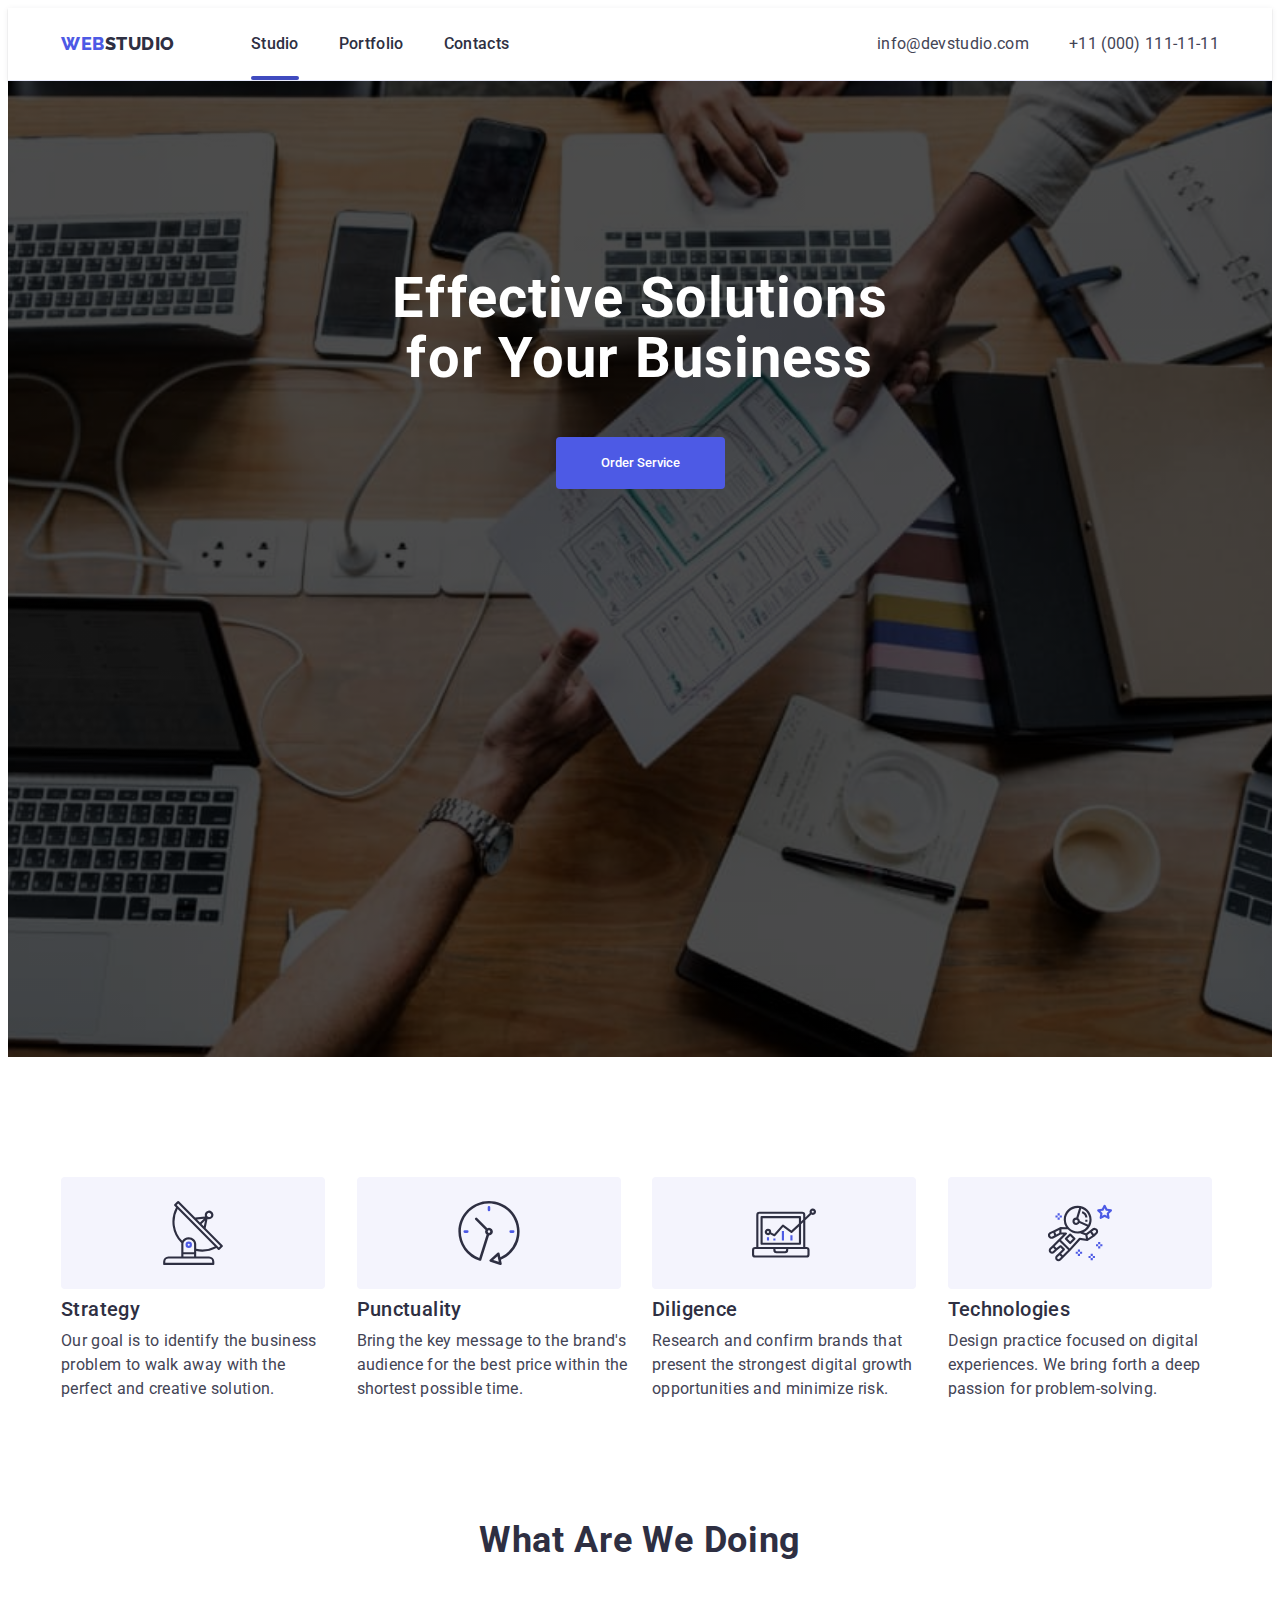
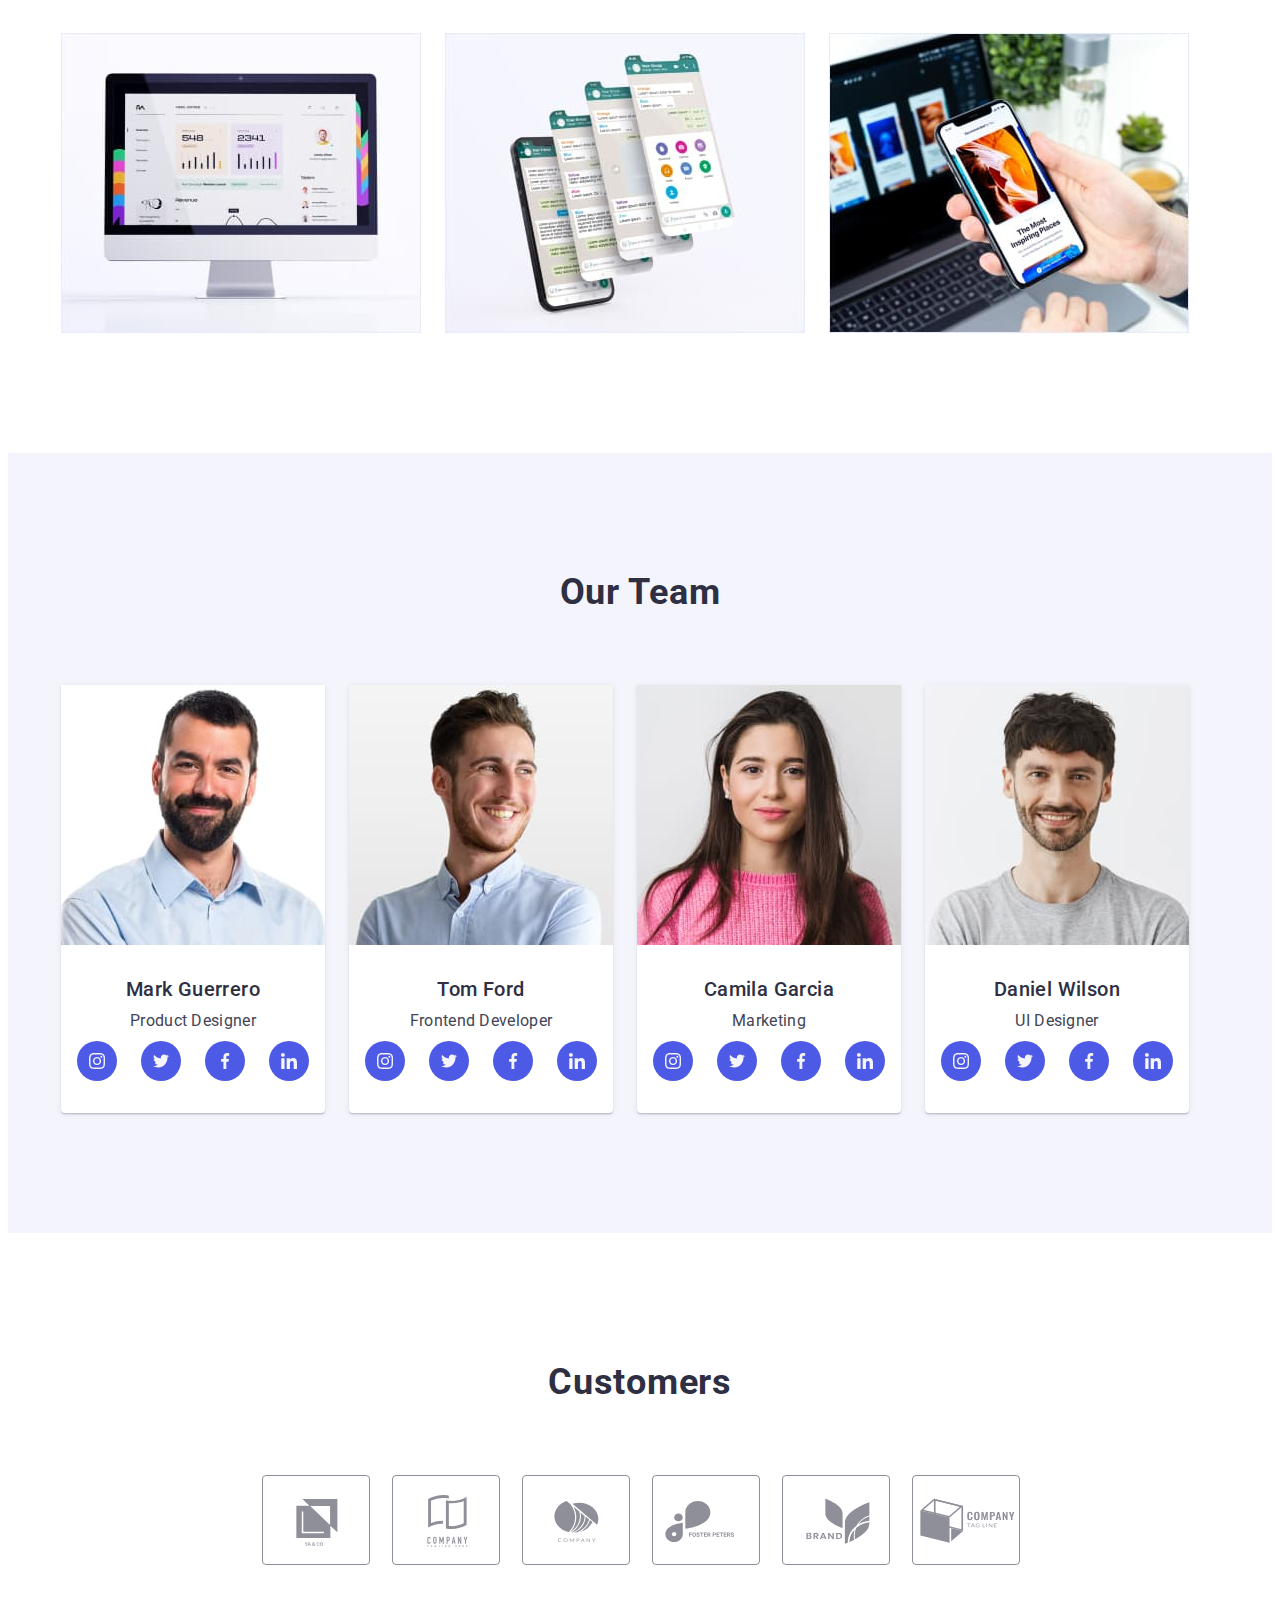
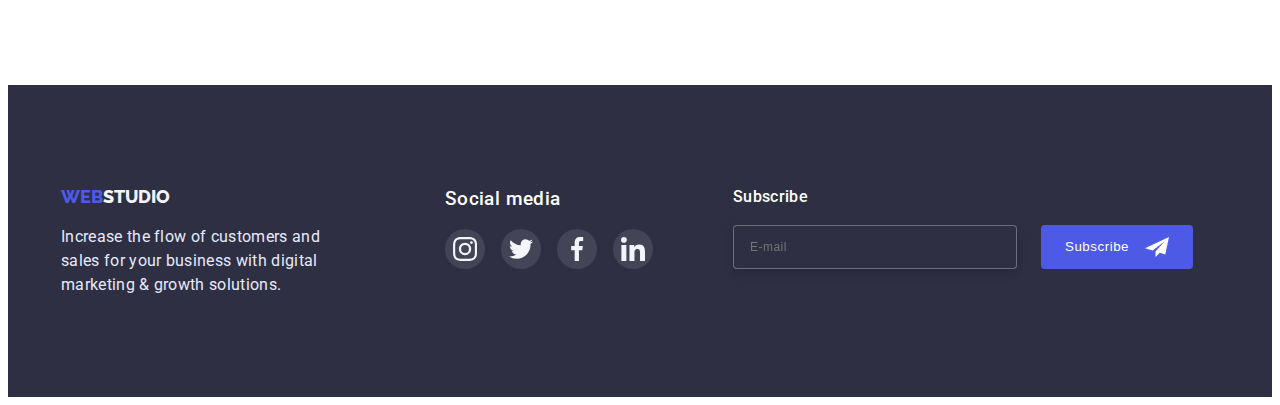
<file: index.html>
<!DOCTYPE html>
<html lang="en">
  <head>
    <meta charset="UTF-8" />
    <meta http-equiv="X-UA-Compatible" content="IE=edge" />
    <meta name="viewport" content="width=device-width, initial-scale=1.0" />
    <title>Document</title>
    <link rel="preconnect" href="https://fonts.googleapis.com" />
    <link rel="preconnect" href="https://fonts.gstatic.com" crossorigin />
    <link
      rel="stylesheet"
      href="https://fonts.googleapis.com/css2?family=Raleway:wght@800&family=Roboto:wght@400;500;700;900&display=swap"
    />
    <link
      rel="stylesheet"
      href="https://cdnjs.cloudflare.com/ajax/libs/modern-normalize/1.1.0/modern-normalize.min.css"
      integrity="sha512-wpPYUAdjBVSE4KJnH1VR1HeZfpl1ub8YT/NKx4PuQ5NmX2tKuGu6U/JRp5y+Y8XG2tV+wKQpNHVUX03MfMFn9Q=="
      crossorigin="anonymous"
      referrerpolicy="no-referrer"
    />
    <link rel="stylesheet" href="./css/styles.css" />
  </head>

  <body>
    <!--------------HEADER---------------------------------------------------------->
    <header class="header">
      <div class="container header-container">
        <nav class="header-navigation">
          <a class="logo-header link" href="./index.html">
            <span class="piece">WEB</span>STUDIO</a
          >
          <ul class="header-list list">
            <li class="header-item">
              <a class="header-link current link" href="./index.html">Studio</a>
            </li>
            <li class="header-item">
              <a class="header-link link" href="./portfolio.html">Portfolio</a>
            </li>
            <li class="header-item">
              <a class="header-link link" href="">Contacts</a>
            </li>
          </ul>
        </nav>
        <address class="adress">
          <ul class="header-contact list">
            <li class="header-contact-item">
              <a
                class="header-contact-link link"
                href="mailto:info@devstudio.com"
                >info@devstudio.com</a
              >
            </li>
            <li class="header-contact-item">
              <a class="header-contact-link link" href="tel:+110001111111"
                >+11 (000) 111-11-11</a
              >
            </li>
          </ul>
        </address>
      </div>
    </header>
    <main>
      <!----------HERO------------------------------------------------>

      <section class="hero section overlay">
        <div class="container">
          <h1 class="hero-title">Effective Solutions for Your Business</h1>
          <button type="button" class="hero-btn" data-modal-open>
            Order Service
          </button>
        </div>
      </section>

      <!-----------SOLUTIONS------------------------------------------------->
      <section class="solutions section">
        <div class="container">
          <h2 class="section-title visually-hidden">solution</h2>
          <ul class="solutions-list">
            <li class="solution-item">
              <div class="solution-svg">
                <svg width="64" height="64">
                  <use href="./images/sprite.svg#icon-antenna-1"></use>
                </svg>
              </div>
              <h3 class="solution-subtitle">Strategy</h3>
              <p class="solution-text">
                Our goal is to identify the business problem to walk away with
                the perfect and creative solution.
              </p>
            </li>

            <li class="solution-item">
              <div class="solution-svg">
                <svg width="64" height="64">
                  <use href="./images/sprite.svg#icon-clock-1"></use>
                </svg>
              </div>
              <h3 class="solution-subtitle">Punctuality</h3>
              <p class="solution-text">
                Bring the key message to the brand's audience for the best price
                within the shortest possible time.
              </p>
            </li>

            <li class="solution-item">
              <div class="solution-svg">
                <svg width="64" height="64">
                  <use href="./images/sprite.svg#icon-diagram-1"></use>
                </svg>
              </div>
              <h3 class="solution-subtitle">Diligence</h3>
              <p class="solution-text">
                Research and confirm brands that present the strongest digital
                growth opportunities and minimize risk.
              </p>
            </li>

            <li class="solution-item">
              <div class="solution-svg">
                <svg width="64" height="64">
                  <use href="./images/sprite.svg#icon-astronaut-1"></use>
                </svg>
              </div>
              <h3 class="solution-subtitle">Technologies</h3>
              <p class="solution-text">
                Design practice focused on digital experiences. We bring forth a
                deep passion for problem-solving.
              </p>
            </li>
          </ul>
        </div>
      </section>
      <!------------SERVICES------------------------------------------->
      <section class="services section">
        <div class="container">
          <h2 class="services-title centered">What are we doing</h2>
          <ul class="services-list">
            <li class="services-item">
              <img
                src="./images/computer.jpg"
                alt="problem analysis"
                width="360"
                height="300"
              />
            </li>
            <li class="services-item">
              <img
                src="./images/applications.jpg"
                alt="applications"
                width="360"
                height="300"
              />
            </li>
            <li class="services-item">
              <img
                src="./images/phone.jpg"
                alt="information comes to phone"
                width="360"
                height="300"
              />
            </li>
          </ul>
        </div>
      </section>

      <!--------------TEAM------------------------------------------->
      <section class="team section">
        <div class="container">
          <h2 class="team-title centered section-title">Our Team</h2>
          <ul class="team-list">
            <!--карточка Mark Guerrero-->
            <li class="team-item">
              <img
                class="team-img"
                src="./images/markguerrero.jpg"
                alt="a man with beard"
                width="264"
                height="260"
              />
              <div class="team-set">
                <h3 class="team-subtitle centered">Mark Guerrero</h3>
                <p class="team-text centered">Product Designer</p>

                <!--иконки с соцсетями для Mark Guerrero-->
                <ul class="team-list-icon">
                  <li class="team-item-icon">
                    <a class="team-link-icon" href="#">
                      <svg class="team-icon" width="16" height="16">
                        <use href="./images/sprite.svg#icon-instagram-2"></use>
                      </svg>
                    </a>
                  </li>

                  <li class="team-item-icon">
                    <a class="team-link-icon" href="#">
                      <svg class="team-icon" width="16" height="16">
                        <use href="./images/sprite.svg#icon-twitter-1"></use>
                      </svg>
                    </a>
                  </li>

                  <li class="team-item-icon">
                    <a class="team-link-icon" href="#">
                      <svg class="team-icon" width="16" height="16">
                        <use href="./images/sprite.svg#icon-facebook-1"></use>
                      </svg>
                    </a>
                  </li>

                  <li class="team-item-icon">
                    <a class="team-link-icon" href="#">
                      <svg class="team-icon" width="16" height="16">
                        <use href="./images/sprite.svg#icon-linkedin-1"></use>
                      </svg>
                    </a>
                  </li>
                </ul>
              </div>
            </li>

            <!--карточка Tom Ford-->
            <li class="team-item">
              <img
                class="team-img"
                src="./images/tomford.jpg"
                alt="smiling man"
                width="264"
                height="260"
              />
              <div class="team-set">
                <h3 class="team-subtitle centered">Tom Ford</h3>
                <p class="team-text centered">Frontend Developer</p>
                <!--иконки с цоцсетями Tom Ford-->
                <ul class="team-list-icon">
                  <li class="team-item-icon">
                    <a class="team-link-icon" href="">
                      <svg class="team-icon" width="16" height="16">
                        <use href="./images/sprite.svg#icon-instagram-2"></use>
                      </svg>
                    </a>
                  </li>

                  <li class="team-item-icon">
                    <a class="team-link-icon" href="">
                      <svg class="team-icon" width="16" height="16">
                        <use href="./images/sprite.svg#icon-twitter-1"></use>
                      </svg>
                    </a>
                  </li>
                  <li class="team-item-icon">
                    <a class="team-link-icon" href="">
                      <svg class="team-icon" width="16" height="16">
                        <use href="./images/sprite.svg#icon-facebook-1"></use>
                      </svg>
                    </a>
                  </li>
                  <li class="team-item-icon">
                    <a class="team-link-icon" href="">
                      <svg class="team-icon" width="16" height="16">
                        <use href="./images/sprite.svg#icon-linkedin-1"></use>
                      </svg>
                    </a>
                  </li>
                </ul>
              </div>
            </li>

            <!--карточка Camila Garcia-->
            <li class="team-item">
              <img
                class="team-img"
                src="./images/camilagarsia.jpg"
                alt="a woman in pink sweater"
                width="264"
                height="260"
              />
              <div class="team-set">
                <h3 class="team-subtitle centered">Camila Garcia</h3>
                <p class="team-text centered">Marketing</p>
                <ul class="team-list-icon">
                  <li class="team-item-icon">
                    <a class="team-link-icon" href="">
                      <svg class="team-icon" width="16" height="16">
                        <use href="./images/sprite.svg#icon-instagram-2"></use>
                      </svg>
                    </a>
                  </li>

                  <li class="team-item-icon">
                    <a class="team-link-icon" href="">
                      <svg class="team-icon" width="16" height="16">
                        <use href="./images/sprite.svg#icon-twitter-1"></use>
                      </svg>
                    </a>
                  </li>

                  <li class="team-item-icon">
                    <a class="team-link-icon" href="">
                      <svg class="team-icon" width="16" height="16">
                        <use href="./images/sprite.svg#icon-facebook-1"></use>
                      </svg>
                    </a>
                  </li>

                  <li class="team-item-icon">
                    <a class="team-link-icon" href="">
                      <svg class="team-icon" width="16" height="16">
                        <use href="./images/sprite.svg#icon-linkedin-1"></use>
                      </svg>
                    </a>
                  </li>
                </ul>
              </div>
            </li>

            <!--карточка Daniel Wilson-->
            <li class="team-item">
              <img
                class="team-img"
                src="./images/danielwilson.jpg"
                alt="smiling man with beard"
                width="264"
                height="260"
              />
              <div class="team-set">
                <h3 class="team-subtitle centered">Daniel Wilson</h3>
                <p class="team-text centered">UI Designer</p>
                <ul class="team-list-icon">
                  <li class="team-item-icon">
                    <a class="team-link-icon" href="">
                      <svg class="team-icon" width="16" height="16">
                        <use href="./images/sprite.svg#icon-instagram-2"></use>
                      </svg>
                    </a>
                  </li>

                  <li class="team-item-icon">
                    <a class="team-link-icon" href="">
                      <svg class="team-icon" width="16" height="16">
                        <use href="./images/sprite.svg#icon-twitter-1"></use>
                      </svg>
                    </a>
                  </li>

                  <li class="team-item-icon">
                    <a class="team-link-icon" href="">
                      <svg class="team-icon" width="16" height="16">
                        <use href="./images/sprite.svg#icon-facebook-1"></use>
                      </svg>
                    </a>
                  </li>

                  <li class="team-item-icon">
                    <a class="team-link-icon" href="">
                      <svg class="team-icon" width="16" height="16">
                        <use href="./images/sprite.svg#icon-linkedin-1"></use>
                      </svg>
                    </a>
                  </li>
                </ul>
              </div>
            </li>
          </ul>
        </div>
      </section>
      <!------------/TEAM------------------------------------------------------------------------>

      <!----Customes(клиенты)------------------------------------------------------------>
      <section class="customes">
        <div class="container">
          <h2 class="customes-titel">Customers</h2>
          <ul class="customes-list">
            <li class="customes-item">
              <a class="customes-link" href="#">
                <svg class="customes-icon" width="104" height="56">
                  <use href="./images/sprite.svg#icon-Logo"></use>
                </svg>
              </a>
            </li>
            <li class="customes-item">
              <a class="customes-link" href="#">
                <svg class="customes-icon" width="104" height="56">
                  <use href="./images/sprite.svg#icon-Logo-1"></use>
                </svg>
              </a>
            </li>
            <li class="customes-item">
              <a class="customes-link" href="#">
                <svg class="customes-icon" width="104" height="56">
                  <use href="./images/sprite.svg#icon-Logo-2"></use>
                </svg>
              </a>
            </li>
            <li class="customes-item">
              <a class="customes-link" href="#">
                <svg class="customes-icon" width="104" height="56">
                  <use href="./images/sprite.svg#icon-Logo-3"></use>
                </svg>
              </a>
            </li>
            <li class="customes-item">
              <a class="customes-link" href="#">
                <svg class="customes-icon" width="104" height="56">
                  <use href="./images/sprite.svg#icon-Logo-4"></use>
                </svg>
              </a>
            </li>
            <li class="customes-item">
              <a class="customes-link" href="#">
                <svg class="customes-icon" width="104" height="56">
                  <use href="./images/sprite.svg#icon-Logo-5"></use>
                </svg>
              </a>
            </li>
          </ul>
        </div>
      </section>
    </main>

    <!--------------FOOTER------------------------------------------------>
    <footer class="footer">
      <div class="container footer-container">
        <!--обвертка div для a-ccылка и p-текст-->
        <div class="footer-wrapper-content">
          <a class="logo-footer link" href="./index.html"
            ><span class="piece">WEB</span>STUDIO</a
          >
          <p class="footer-text">
            Increase the flow of customers and sales for your business with
            digital marketing & growth solutions.
          </p>
        </div>

        <!--обвертка для h3 и списка ссылок в соцсети-->
        <div class="footer-wrapper-link">
          <h3 class="footer-titel">Social media</h3>
          <div class="footer-list-link">
            <ul class="footer-list">
              <li class="footer-item">
                <a class="footer-link" href="#">
                  <svg class="footer-icon" width="24" height="24">
                    <use href="./images/sprite.svg#icon-instagram-2"></use>
                  </svg>
                </a>
              </li>
              <li class="footer-item">
                <a class="footer-link" href="#">
                  <svg class="footer-icon" width="24" height="24">
                    <use href="./images/sprite.svg#icon-twitter-1"></use>
                  </svg>
                </a>
              </li>
              <li class="footer-item">
                <a class="footer-link" href="#">
                  <svg class="footer-icon" width="24" height="24">
                    <use href="./images/sprite.svg#icon-facebook-1"></use>
                  </svg>
                </a>
              </li>
              <li class="footer-item">
                <a class="footer-link" href="#">
                  <svg class="footer-icon" width="24" height="24">
                    <use href="./images/sprite.svg#icon-linkedin-1"></use>
                  </svg>
                </a>
              </li>
            </ul>
          </div>
        </div>

        <!---------обвертка div для form-footer------------------------------------->
        <div class="footer-wrapper-form">
          <p class="footer-form-text">Subscribe</p>
          <form class="footer-form">
            <input
              class="footer-input-email"
              type="email"
              name="email"
              placeholder="E-mail"
            />
            <button type="submit" class="sabscribe-btn">
              Subscribe
              <svg class="sabscribe-icon" width="24" height="24">
                <use href="./images/sprite.svg#icon-Frame"></use>
              </svg>
            </button>
          </form>
        </div>
      </div>
    </footer>

    <!----------МОДАЛЬНОЕ ОКНО ИЗ HERO------------------>
    <div class="backdrop is-hidden" data-modal>
      <div class="modal">
        <button type="submit" class="hero-svg" data-modal-close>
          <svg class="hero-svg-icon" width="8" height="8">
            <use href="./images/sprite.svg#icon-close-black"></use>
          </svg>
        </button>

        <form class="hero-form">
          <p class="hero-form-title">
            Leave your contacts and we will call you back
          </p>

          <div class="form-field">
            <label for="name" class="form-label">Name</label>
            <div class="form-wrapper">
              <input
                type="text"
                class="form-input"
                name="name"
                id="name"
                placeholder=" "
                autofocus
              />
              <svg class="form-svg" width="18" height="18">
                <use href="./images/sprite.svg#icon-person-black"></use>
              </svg>
            </div>
          </div>

          <div class="form-field">
            <label for="tel" class="form-label">Phone</label>
            <div class="form-wrapper">
              <input
                type="tel"
                class="form-input"
                name="tel"
                id="tel"
                placeholder=" "
                autofocus
              />
              <svg class="form-svg" width="18" height="18">
                <use href="./images/sprite.svg#icon-phone-black"></use>
              </svg>
            </div>
          </div>

          <div class="form-field">
            <label for="mail" class="form-label">Email</label>
            <div class="form-wrapper">
              <input
                type="email"
                class="form-input"
                name="mail"
                id="mail"
                placeholder=" "
                autofocus
              />
              <svg class="form-svg" width="18" height="18">
                <use href="./images/sprite.svg#icon-email-black"></use>
              </svg>
            </div>
          </div>

          <div class="comment-textarea">
            <label for="comment" class="form-label">Comment</label>
            <textarea
              name="comment"
              class="form-comment"
              id="comment"
              placeholder="Text input"
            ></textarea>
          </div>
          <div class="hero-form-checkbox">
            <label class="form-label-checkbox">
              <input
                class="form-checkbox"
                type="checkbox"
                name="terms"
                value="terms"
              />
              <svg class="checkbox-icon" width="16" height="16">
                <use href="./images/sprite.svg#icon-click"></use></svg
              >I accept the terms and conditions of the
              <a class="form-link" href="./index.html">Privacy Policy</a>
            </label>
          </div>
          <div class="form-wrapper-btn">
            <button type="submit" class="form-btn">Send</button>
          </div>
        </form>
      </div>
    </div>
    <script src="./js/modal.js"></script>
  </body>
</html>
</file>
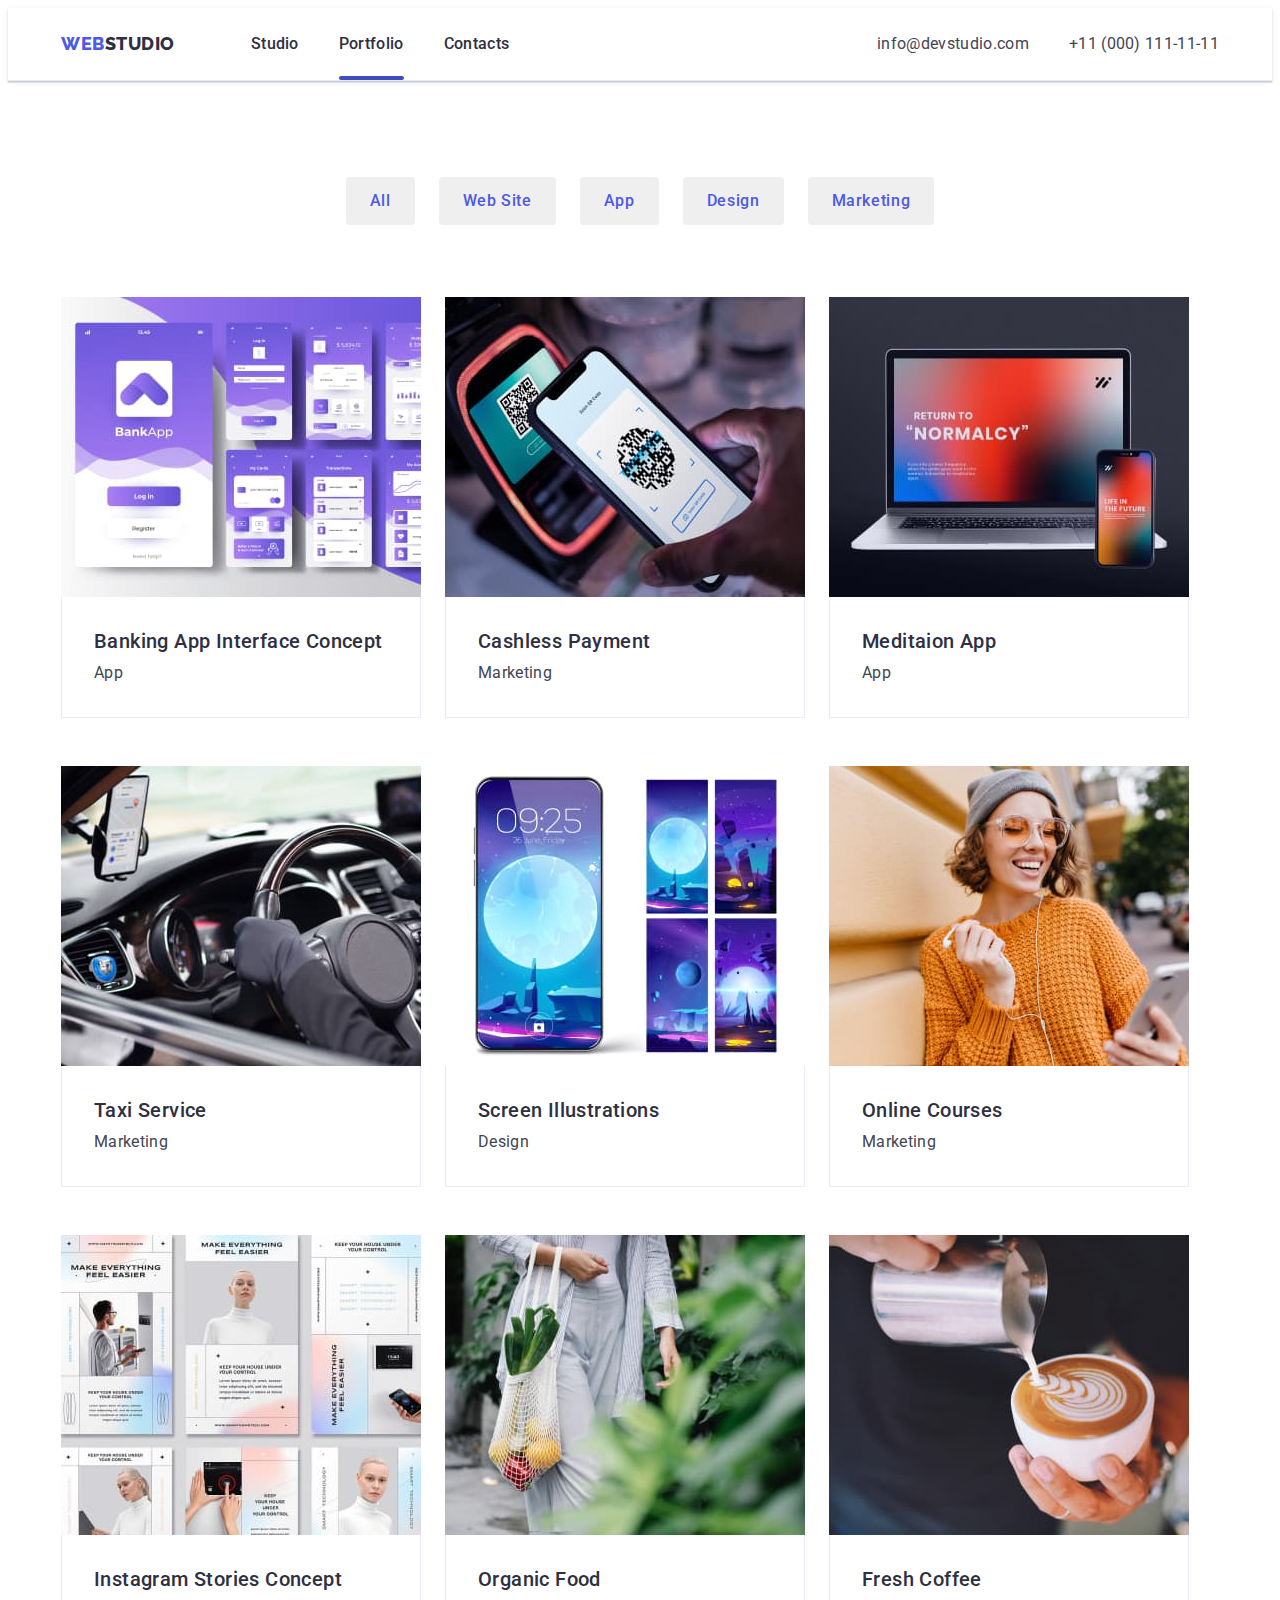
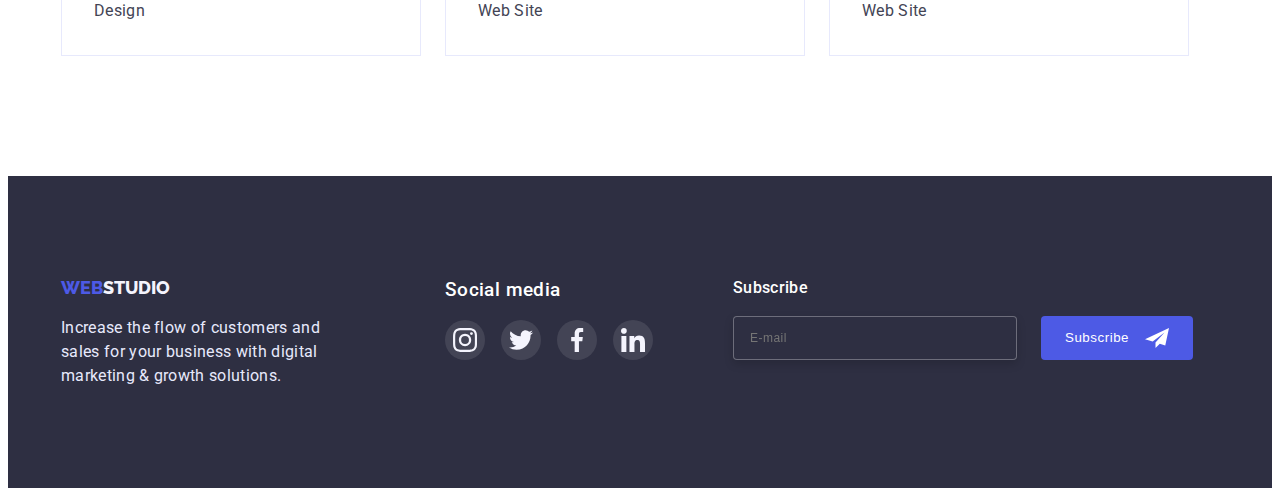
<file: portfolio.html>
<!DOCTYPE html>
<html lang="en">
  <head>
    <meta charset="UTF-8" />
    <meta http-equiv="X-UA-Compatible" content="IE=edge" />
    <meta name="viewport" content="width=device-width, initial-scale=1.0" />
    <title>Document</title>
    <link rel="preconnect" href="https://fonts.googleapis.com" />
    <link rel="preconnect" href="https://fonts.gstatic.com" crossorigin />
    <link
      href="https://fonts.googleapis.com/css2?family=Raleway:wght@800&family=Roboto:wght@400;500;700;900&display=swap"
      rel="stylesheet"
    />
    <link
      rel="stylesheet"
      href="https://cdnjs.cloudflare.com/ajax/libs/modern-normalize/1.1.0/modern-normalize.min.css"
      integrity="sha512-wpPYUAdjBVSE4KJnH1VR1HeZfpl1ub8YT/NKx4PuQ5NmX2tKuGu6U/JRp5y+Y8XG2tV+wKQpNHVUX03MfMFn9Q=="
      crossorigin="anonymous"
      referrerpolicy="no-referrer"
    />
    <link rel="stylesheet" href="./css/styles.css" />
  </head>
  <body>
    <!--HEADER-->
    <header class="header">
      <div class="container header-container">
        <nav class="header-navigation">
          <a class="logo-header link" href="./index.html">
            <span class="piece">WEB</span>STUDIO</a
          >
          <ul class="header-list list">
            <li class="header-item">
              <a class="header-link link" href="./index.html">Studio</a>
            </li>
            <li class="header-item">
              <a class="header-link current link" href="./portfolio.html"
                >Portfolio</a
              >
            </li>
            <li class="header-item">
              <a class="header-link link" href="">Contacts</a>
            </li>
          </ul>
        </nav>
        <address class="adress">
          <ul class="header-contact list">
            <li class="header-contact-item">
              <a
                class="header-contact-link link"
                href="mailto:info@devstudio.com"
                >info@devstudio.com</a
              >
            </li>
            <li class="header-contact-item">
              <a class="header-contact-link link" href="tel:+110001111111"
                >+11 (000) 111-11-11</a
              >
            </li>
          </ul>
        </address>
      </div>
    </header>
    <main>
      <!------------------MAIN MENU-------------------------------------->
      <section class="menu section">
        <div class="container">
          <h1 class="menu-page-title visually-hidden">filter buttons</h1>
          <!--список кнопок-->
          <ul class="menu-list list">
            <li class="menu-item">
              <button type="button" class="menu-btn">All</button>
            </li>
            <li class="menu-item">
              <button type="button" class="menu-btn">Web Site</button>
            </li>
            <li class="menu-item">
              <button type="button" class="menu-btn">App</button>
            </li>
            <li class="menu-item">
              <button type="button" class="menu-btn">Design</button>
            </li>
            <li class="menu-item">
              <button type="button" class="menu-btn">Marketing</button>
            </li>
          </ul>
          <!--карточки Portfolio-->
          <ul class="portfolio-list">
            <li class="portfolio-item">
              <a class="portfolio-link" href="">
                <div class="portfolio-thumb">
                  <img
                    class="portfolio-img"
                    src="./images/banking-app-interface-concept.jpg"
                    alt="interface concept"
                    width="360"
                    height="300"
                  />
                  <div class="portfolio-overlay">
                    <p class="portfolio-text-overlay">
                      14 Stylish and User-Friendly App Design Concepts · Task
                      Manager App · Calorie Tracker App · Exotic Fruit Ecommerce
                      App · Cloud Storage App
                    </p>
                  </div>
                </div>
                <div class="box">
                  <h2 class="sec-subtitle">Banking App Interface Concept</h2>
                  <p class="sec-text">App</p>
                </div>
              </a>
            </li>

            <li class="portfolio-item">
              <a class="portfolio-link" href="">
                <div class="portfolio-thumb">
                  <img
                    class="portfolio-img"
                    src="./images/cashless-payment.jpg"
                    alt="cashless payment by phone"
                    width="360"
                    height="300"
                  />
                  <div class="portfolio-overlay">
                    <p class="portfolio-text-overlay">
                      14 Stylish and User-Friendly App Design Concepts · Task
                      Manager App · Calorie Tracker App · Exotic Fruit Ecommerce
                      App · Cloud Storage App
                    </p>
                  </div>
                </div>
                <div class="box">
                  <h2 class="sec-subtitle">Cashless Payment</h2>
                  <p class="sec-text">Marketing</p>
                </div>
              </a>
            </li>

            <li class="portfolio-item">
              <a class="portfolio-link" href="">
                <div class="portfolio-thumb">
                  <img
                    class="portfolio-img"
                    src="./images/meditaion-app.jpg"
                    alt="meditaion app for computer and phone"
                    width="360"
                    height="300"
                  />
                  <div class="portfolio-overlay">
                    <p class="portfolio-text-overlay">
                      14 Stylish and User-Friendly App Design Concepts · Task
                      Manager App · Calorie Tracker App · Exotic Fruit Ecommerce
                      App · Cloud Storage App
                    </p>
                  </div>
                </div>
                <div class="box">
                  <h2 class="sec-subtitle">Meditaion App</h2>
                  <p class="sec-text">App</p>
                </div>
              </a>
            </li>

            <li class="portfolio-item">
              <a class="portfolio-link" href="">
                <div class="portfolio-thumb">
                  <img
                    class="portfolio-img"
                    src="./images/taxi-service.jpg"
                    alt="a person driving and using the applikation"
                    width="360"
                    height="300"
                  />
                  <div class="portfolio-overlay">
                    <p class="portfolio-text-overlay">
                      14 Stylish and User-Friendly App Design Concepts · Task
                      Manager App · Calorie Tracker App · Exotic Fruit Ecommerce
                      App · Cloud Storage App
                    </p>
                  </div>
                </div>
                <div class="box">
                  <h2 class="sec-subtitle">Taxi Service</h2>
                  <p class="sec-text">Marketing</p>
                </div>
              </a>
            </li>

            <li class="portfolio-item">
              <a class="portfolio-link" href="">
                <div class="portfolio-thumb">
                  <img
                    class="portfolio-img"
                    src="./images/screen-illustrations.jpg"
                    alt="a phone with different illustrations"
                    width="360"
                    height="300"
                  />
                  <div class="portfolio-overlay">
                    <p class="portfolio-text-overlay">
                      14 Stylish and User-Friendly App Design Concepts · Task
                      Manager App · Calorie Tracker App · Exotic Fruit Ecommerce
                      App · Cloud Storage App
                    </p>
                  </div>
                </div>
                <div class="box">
                  <h2 class="sec-subtitle">Screen Illustrations</h2>
                  <p class="sec-text">Design</p>
                </div>
              </a>
            </li>

            <li class="portfolio-item">
              <a class="portfolio-link" href="">
                <div class="portfolio-thumb">
                  <img
                    class="portfolio-img"
                    src="./images/online-courses.jpg"
                    alt="a young woman in orange sweater studying online course"
                    width="360"
                    height="300"
                  />
                  <div class="portfolio-overlay">
                    <p class="portfolio-text-overlay">
                      14 Stylish and User-Friendly App Design Concepts · Task
                      Manager App · Calorie Tracker App · Exotic Fruit Ecommerce
                      App · Cloud Storage App
                    </p>
                  </div>
                </div>
                <div class="box">
                  <h2 class="sec-subtitle">Online Courses</h2>
                  <p class="sec-text">Marketing</p>
                </div>
              </a>
            </li>

            <li class="portfolio-item">
              <a class="portfolio-link" href="">
                <div class="portfolio-thumb">
                  <img
                    class="portfolio-img"
                    src="./images/instagram-stories-concept.jpg"
                    alt="correct and consistent instagram stories concept"
                    width="360"
                    height="300"
                  />
                  <div class="portfolio-overlay">
                    <p class="portfolio-text-overlay">
                      14 Stylish and User-Friendly App Design Concepts · Task
                      Manager App · Calorie Tracker App · Exotic Fruit Ecommerce
                      App · Cloud Storage App
                    </p>
                  </div>
                </div>
                <div class="box">
                  <h2 class="sec-subtitle">Instagram Stories Concept</h2>
                  <p class="sec-text">Design</p>
                </div>
              </a>
            </li>

            <li class="portfolio-item">
              <a class="portfolio-link" href="">
                <div class="portfolio-thumb">
                  <img
                    class="portfolio-img"
                    src="./images/organic-food.jpg"
                    alt="a woman walks and carries organic products in a bag"
                    width="360"
                    height="300"
                  />
                  <div class="portfolio-overlay">
                    <p class="portfolio-text-overlay">
                      14 Stylish and User-Friendly App Design Concepts · Task
                      Manager App · Calorie Tracker App · Exotic Fruit Ecommerce
                      App · Cloud Storage App
                    </p>
                  </div>
                </div>
                <div class="box">
                  <h2 class="sec-subtitle">Organic Food</h2>
                  <p class="sec-text">Web Site</p>
                </div>
              </a>
            </li>

            <li class="portfolio-item">
              <a class="portfolio-link" href="">
                <div class="portfolio-thumb">
                  <img
                    class="portfolio-img"
                    src="./images/fresh-coffee.jpg"
                    alt="a man pouring whipped cream into coffee"
                    width="360"
                    height="300"
                  />
                  <div class="portfolio-overlay">
                    <p class="portfolio-text-overlay">
                      14 Stylish and User-Friendly App Design Concepts · Task
                      Manager App · Calorie Tracker App · Exotic Fruit Ecommerce
                      App · Cloud Storage App
                    </p>
                  </div>
                </div>
                <div class="box">
                  <h2 class="sec-subtitle">Fresh Coffee</h2>
                  <p class="sec-text">Web Site</p>
                </div>
              </a>
            </li>
          </ul>
        </div>
      </section>
    </main>

    <!-----------------------FOOTER------------------------>
    <footer class="footer">
      <div class="container footer-container">
        <!--обвертка div для a-ccылка и p-текст-->
        <div class="footer-wrapper-content">
          <a class="logo-footer link" href="./index.html"
            ><span class="piece">WEB</span>STUDIO</a
          >
          <p class="footer-text">
            Increase the flow of customers and sales for your business with
            digital marketing & growth solutions.
          </p>
        </div>

        <!--обвертка для h3 и списка ссылок в соцсети-->
        <div class="footer-wrapper-link">
          <h3 class="footer-titel">Social media</h3>
          <div class="footer-list-link">
            <ul class="footer-list">
              <li class="footer-item">
                <a class="footer-link" href="#">
                  <svg class="footer-icon" width="24" height="24">
                    <use href="./images/sprite.svg#icon-instagram-2"></use>
                  </svg>
                </a>
              </li>
              <li class="footer-item">
                <a class="footer-link" href="#">
                  <svg class="footer-icon" width="24" height="24">
                    <use href="./images/sprite.svg#icon-twitter-1"></use>
                  </svg>
                </a>
              </li>
              <li class="footer-item">
                <a class="footer-link" href="#">
                  <svg class="footer-icon" width="24" height="24">
                    <use href="./images/sprite.svg#icon-facebook-1"></use>
                  </svg>
                </a>
              </li>
              <li class="footer-item">
                <a class="footer-link" href="#">
                  <svg class="footer-icon" width="24" height="24">
                    <use href="./images/sprite.svg#icon-linkedin-1"></use>
                  </svg>
                </a>
              </li>
            </ul>
          </div>
        </div>

        <!-------обвертка div для form-footer-->
        <div class="footer-wrapper-form">
          <p class="footer-form-text">Subscribe</p>
          <form class="footer-form">
            <input
              class="footer-input-email"
              type="email"
              name="email"
              placeholder="E-mail"
            />
            <button type="submit" class="sabscribe-btn">
              Subscribe
              <svg class="sabscribe-icon" width="24" height="24">
                <use href="./images/sprite.svg#icon-Frame"></use>
              </svg>
            </button>
          </form>
        </div>
      </div>
    </footer>
  </body>
</html>
</file>
<file: css/styles.css>
.list {
  padding: 0;
  margin: 0;
  list-style: none;
}
.link {
  text-decoration: none;
}
h1,
h2,
h3,
h4,
h5,
h6,
p {
  margin: 0;
}

ul {
  padding: 0;
  margin-top: 0;
  margin-bottom: 0;
}
button {
  cursor: pointer;
}
img {
  display: block;
}
.centered {
  text-align: center;
}
.section {
  padding-top: 120px;
  padding-bottom: 120px;
}

/*контейнер*/
.container {
  width: 1158px;
  padding-left: 15px;
  padding-right: 15px;
  margin-left: auto;
  margin-right: auto;
}

body {
  font-family: 'Roboto', sans-serif;
  font-size: 16px;
  background-color: var(--first-color);
}

/*cxлопывание*/
.visually-hidden {
  position: absolute;
  white-space: nowrap;
  width: 1px;
  height: 1px;
  overflow: hidden;
  border: 0;
  padding: 0;
  clip: rect(0 0 0 0);
  clip-path: inset(50%);
  margin: -1px;
}
:root {
  --first-color: #ffffff;
  --second-color: #2e2f42;
  --third-color: #404bbf;
  --fourth-color: #4d5ae5;
  --fifth-color: #f4f4fd;
  --sixth-color: #e7e9fc;
  --seventh-color: #8e8f99;
  --eighth-color: #757575;
  --next-color: #f4f4fd;
  --text-color: #434455;

  --background-color-1: #ffffff;
  --beckground-color-2: #2e2f42;
  --background-color-3: #f4f4fd;
  --background-color-4: #4d5ae5;
  --background-color-5: #404bbf;
  --background-color-6: #31d0aa;
  --background-color-7: #fcfcfc;
  --background-color-8: #e7e9fc;

  --first-line-height: 1.5;
  --second-line-height: 1.33;
  --third-line-height: 1.2;
  --fours-line-height: 1.07;
  --fifth-line-height: 1.11;
  --sixth-line-height: 2;

  --typical-font-weight: 500;
  --first-font-weight: 800;

  --first-letter-spacing: 0.02em;
  --second-letter-spacing: 0.03em;
  --third-letter-spacing: 0.04em;
  --fourth-letter-spacing: 0.01em;

  --first-font-size: 20px;
  --second-font-size: 18px;
  --third-font-size: 56px;
  --fourth-font-size: 36px;
  --fifth-font-size: 12px;
}

/*======================HEADER===========================*/
.header {
  border-bottom: 1px solid var(--sixth-color);
  box-shadow: 0px 2px 1px rgba(46, 47, 66, 0.08),
    0px 1px 1px rgba(46, 47, 66, 0.16), 0px 1px 6px rgba(46, 47, 66, 0.08);
}
.header-container {
  display: flex;
  align-items: center;
}
.header-navigation {
  display: flex;
  align-items: center;
}
.logo-header {
  font-family: 'Raleway', sans-serif;
  font-weight: var(--first-font-weight);

  font-size: var(--second-font-size);
  line-height: var(--second-line-height);
  color: var(--second-color);
  letter-spacing: var(--second-letter-spacing);
}
.piece {
  color: var(--fourth-color);
}

/*ul*/
.header-list {
  display: flex;
  margin-left: 76px;
}

/*li*/
.header-item {
  margin-right: 40px;
}
.header-item:last-child {
  margin-right: 0;
}
.adress {
  margin-left: auto;
}
.header-contact {
  display: flex;
}
.header-contact-item {
  margin-right: 40px;
}
.header-contact-item:last-child {
  margin-right: 0;
}

/*a ccылка для studio portfolio contacts*/
.header-link {
  display: block;
  padding-top: 24px;
  padding-bottom: 24px;

  font-weight: var(--typical-font-weight);
  line-height: var(--first-line-height);
  letter-spacing: var(--first-letter-spacing);
  color: var(--second-color);

  position: relative;

  transition: color 250ms cubic-bezier(0.4, 0, 0.2, 1);
}

/*линия-подчеркивание внизу у ссылки Studio*/
.current::after {
  content: '';

  display: block;
  width: 100%;
  height: 4px;
  border-radius: 2px;

  bottom: 0;
  background-color: var(--background-color-5);

  position: absolute;
}

.header-link:hover,
.header-link:focus {
  color: var(--third-color);
}

/*a ccылка для емейла и телефона */
.header-contact-link {
  line-height: var(--first-line-height);
  letter-spacing: var(--first-letter-spacing);
  color: var(--text-color);
  font-style: normal;

  transition: color 250ms cubic-bezier(0.4, 0, 0.2, 1);
}
.header-contact-link:hover {
  color: var(--third-color);
}
/*======================/HEADER==========================*/
/*======================HERO=============================*/

.hero {
  padding-top: 188px;
  padding-bottom: 188px;
  text-align: center;

  background: var(--second-color);
}
.hero-title {
  width: 500px;
  margin: 0 auto;
  margin-top: 0;
  margin-bottom: 48px;

  font-size: var(--third-font-size);
  line-height: var(--fours-line-height);
  letter-spacing: var(--first-letter-spacing);
  color: var(--first-color);
}
.hero-btn {
  border-radius: 4px;
  padding: 16px 32px;
  min-width: 169px;

  font-family: inherit;
  font-weight: var(--typical-font-weight);
  line-height: var(--first-line-height);
  cursor: pointer;
  color: var(--first-color);
  background: var(--fourth-color);
  border: none;

  transition-property: color, background-color, box-shadow;
  transition-duration: 250ms;
  transition-timing-function: cubic-bezier(0.4, 0, 0.2, 1);
}
.hero-btn:hover,
.hero-btn:focus {
  background-color: var(--third-color);
}

/*overlay*/
.overlay {
  max-width: 1440px;
  min-height: 600px;
  margin-left: auto;
  margin-right: auto;
  background-image: linear-gradient(
      to right,
      rgba(0, 0, 0, 0.7),
      rgba(0, 0, 0, 0.7)
    ),
    url('../images/people-office.jpg');
  background-repeat: no-repeat;
  background-size: cover;
  background-position: center;
  background-color: var(--beckground-color-2);
}
.backdrop {
  position: fixed;
  width: 100%;
  height: 100%;
  top: 0;
  left: 0;
  background-color: rgba(46, 47, 66, 0.4);

  opacity: 1;
  visibility: visible;

  transition: opacity 250ms cubic-bezier(0.4, 0, 0.2, 1),
    visibility 250ms cubic-bezier(0.4, 0, 0.2, 1);
}

.backdrop.is-hidden {
  visibility: hidden;
  opacity: 0;
  pointer-events: none;
}

/*модальное окно*/
.modal {
  width: 408px;

  position: absolute;
  top: 50%;
  left: 50%;
  transform: translate(-50%, -50%);

  min-height: 576px;
  background-color: var(--background-color-7);
  box-shadow: 0px 1px 1px rgba(0, 0, 0, 0.14), 0px 1px 3px rgba(0, 0, 0, 0.12),
    0px 2px 1px rgba(0, 0, 0, 0.2);
  border-radius: 4px;

  padding: 72px 24px 24px;
}

/*buttom для иконки-то в чем сидит иконка(крестик)*/
.hero-svg {
  position: absolute;
  top: 24px;
  right: 24px;
  bottom: 528px;

  display: flex;
  width: 24px;
  height: 24px;
  background-color: var(--background-color-8);
  border: 1px solid rgba(0, 0, 0, 0.1);
  border-radius: 50%;

  align-items: center;
  justify-content: center;

  transition-property: background-color;
  transition-duration: 250ms;
  transition-timing-function: cubic-bezier(0.4, 0, 0.2, 1);
}

.hero-svg:hover,
.hero-svg:focus {
  background-color: var(--background-color-5);
  fill: var(--first-color);
}

/*форма в модальном окне*/
.hero-form {
}

/*заголовок в форме*/
.hero-form-title {
  font-weight: var(--typical-font-weight);
  line-height: var(--first-line-height);
  text-align: center;
  letter-spacing: var(--first-letter-spacing);
  color: var(--second-color);

  margin-bottom: 16px;
}

/*поле*/
.form-field {
  margin-bottom: 8px;
}

/*метка,связывающая текст метки и элемент формы*/
.form-label {
  font-size: var(--fifth-font-size);
  line-height: var(--third-line-height);
  letter-spacing: var(--fourth-letter-spacing);
  color: var(--seventh-color);

  margin-bottom: 4px;
}

.form-wrapper {
  position: relative;
}
/*input-элемент для создания поля ввода*/
.form-input {
  width: 100%;
  height: 40px;
  border: 1px solid var(--fourth-color);
  border-radius: 4px;
  padding-top: 11px;
  padding-bottom: 11px;
  padding-left: 38px;
  margin: 0;
  outline: none;

  border: 1px solid rgba(33, 33, 33, 0.2);
  border-radius: 4px;

  transition-property: border;
  transition-duration: 250ms;
  transition-timing-function: cubic-bezier(0.4, 0, 0.2, 1);
}
.form-input:focus {
  border-color: var(--background-color-4);
}

/*svg-иконки в input-тах формы*/
.form-svg {
  position: absolute;
  top: 50%;
  left: 19px;

  transform: translateY(-50%);

  transition-property: fill;
  transition-duration: 250ms;
  transition-timing-function: cubic-bezier(0.4, 0, 0.2, 1);
}
/*когда input в фокусе меняется fill соседа-svg-иконки*/
.form-input:focus + .form-svg {
  fill: var(--background-color-4);
}

/*div в котором сидит коментарий с текстерией*/
.comment-textarea {
  margin-bottom: 16px;
}
.form-comment {
  display: block;
  width: 100%;
  min-height: 120px;

  border: 1px solid rgba(33, 33, 33, 0.2);
  border-radius: 4px;
  outline: none;

  line-height: var(--third-line-height);
  letter-spacing: var(--third-letter-spacing);
  color: rgba(117, 117, 117, 0.5);

  padding-top: 8px;
  padding-left: 16px;
}
textarea {
  resize: none;
}
.form-comment:focus {
  border-color: var(--background-color-4);
}
/*div в котором находиться чекбокс*/
.hero-form-checkbox {
  margin-bottom: 24px;
}

/*label для чекбокса*/
.form-label-checkbox {
  display: block;
  font-size: 12px;
  line-height: var(--third-line-height);
  letter-spacing: var(--third-letter-spacing);
  color: var(--eighth-color);
}

/*input(элемент для создания поля определенного типа(чекбокс))*/
.form-checkbox {
  appearance: none;
  position: absolute;
}
/*иконка-заменитель(svg) чекбокса*/
.checkbox-icon {
  display: inline-block;
  width: 16px;
  height: 16px;
  border: 1.25px solid #2e2f42;
  border-radius: 2px;

  background-color: var(--fifth-color);
  margin-right: 8px;

  transition-property: background-color;
  transition-duration: 250ms;
  transition-timing-function: cubic-bezier(0.4, 0, 0.2, 1);
}

/*при нажатии на чекбокс меняется цвет соседа svg-иконки-заменителя*/
.form-checkbox:checked + .checkbox-icon {
  background-color: var(--background-color-5);
  background-image: url(../images/click.svg);
  background-repeat: no-repeat;
  background-position: center;
}

/*цвет ссылки в части текста */
.form-link {
  color: var(--background-color-4);
}
.form-wrapper-btn {
  display: flex;
  align-items: center;
  justify-content: center;
}
.form-btn {
  min-width: 169px;
  padding: 16px 32px;
  border: none;

  letter-spacing: var(--third-letter-spacing);
  font-weight: var(--typical-font-weight);
  line-height: var(--first-line-height);
  color: var(--first-color);

  background-color: var(--background-color-4);
  box-shadow: 0px 4px 4px rgba(0, 0, 0, 0.15);
  border-radius: 4px;
}
/*======================/HERO============================*/
/*====================SOLUTIONS==========================*/

/*section-cекция*/
.solutions {
  padding-bottom: 0;
}

/*h2*/
.section-title {
  margin-top: 0;
  margin-bottom: 8px;
}

/*UL*/
.solutions-list {
  display: flex;
  list-style: none;
  justify-content: center;
  gap: 24px;
}

/*li для svg*/
.solution-item {
  flex-basis: calc((100% - 72px) / 4);
}

/*div для иконки */
.solution-svg {
  display: flex;
  background-color: var(--background-color-3);
  border-radius: 4px;
  margin-bottom: 8px;
  width: 264px;
  height: 112px;
  align-items: center;
  justify-content: center;
}

/*h3-подзаголовок*/
.solution-subtitle {
  margin-top: 0;
  margin-bottom: 8px;
  text-align: left;

  font-weight: var(--typical-font-weight);
  font-size: var(--first-font-size);
  line-height: var(--third-line-height);
  letter-spacing: var(--first-letter-spacing);
  color: var(--second-color);
}

/*P-текст*/
.solution-text {
  text-align: left;

  line-height: var(--first-line-height);
  letter-spacing: var(--first-letter-spacing);
  color: var(--text-color);
}
/*====================/SOLUTIONS=========================*/
/*=====================SERVICES==========================*/

/*h2*/
.services-title {
  margin-top: 0;
  margin-bottom: 72px;

  font-size: var(--fourth-font-size);
  line-height: var(--fifth-line-height);
  letter-spacing: var(--first-letter-spacing);
  text-transform: capitalize;
  color: var(--second-color);
}
/*ul*/
.services-list {
  padding: 0;
  margin: 0;
  list-style: none;
  display: flex;
  column-gap: 24px;
}
/*li*/
.services-item {
  margin-top: 0;
  margin-bottom: 0;
}
/*=====================/SERVICES==========================*/
/*======================TEAM============================*/
.team {
  background: var(--background-color-3);
}
/*h2*/
.team-title {
  font-size: var(--fourth-font-size);
  line-height: var(--fifth-line-height);
  text-align: center;
  letter-spacing: var(--first-letter-spacing);
  color: var(--second-color);

  margin-top: 0;
  margin-bottom: 72px;
}

/*ul*/
.team-list {
  list-style: none;
  display: flex;
  column-gap: 24px;
}
/*li*/
.team-item {
  background: var(--first-color);
  box-shadow: 0px 1px 6px rgba(46, 47, 66, 0.08),
    0px 1px 1px rgba(46, 47, 66, 0.16), 0px 2px 1px rgba(46, 47, 66, 0.08);
  border-radius: 0px 0px 4px 4px;
}

/*set из h3 и p*/
.team-set {
  padding: 32px 0;
}
/*h3*/
.team-subtitle {
  font-weight: var(--typical-font-weight);
  font-size: 20px;
  line-height: var(--third-line-height);
  text-align: center;
  letter-spacing: var(--first-letter-spacing);
  color: var(--second-color);

  margin-bottom: 8px;
}
/*p*/
.team-text {
  line-height: var(--first-line-height);
  text-align: center;
  letter-spacing: var(--first-letter-spacing);
  color: var(--text-color);
  margin-bottom: 8px;
}

/*ul список ссылок соцсетей*/
.team-list-icon {
  display: flex;
  list-style: none;

  justify-content: center;
  gap: 24px;
}

/*li элемент ссылок соцсетей*/
.team-item-icon {
  width: 40px;
  height: 40px;
}

/*a ccылок соцсетей*/
.team-link-icon {
  display: flex;
  width: 100%;
  height: 100%;
  background-color: var(--background-color-4);
  border-radius: 50%;
  align-items: center;
  justify-content: center;
  color: var(--fifth-color);

  transition: background-color 250ms cubic-bezier(0.4, 0, 0.2, 1);
}

.team-link-icon:hover,
.team-link-icon:focus {
  background-color: var(--background-color-5);
}
.team-icon {
  fill: currentColor;
}
/*=====================/TEAM============================*/
/*====================CUSTOMES==========================*/

/*секция*/
.customes {
  padding-top: 130px;
  padding-bottom: 120px;
  text-align: center;
}

/*h2*/
.customes-titel {
  font-size: var(--fourth-font-size);
  line-height: var(--fifth-line-height);
  text-align: center;
  letter-spacing: var(--first-letter-spacing);
  color: var(--second-color);
  margin-bottom: 72px;
}

/*ul*/
.customes-list {
  list-style: none;
  display: flex;
  justify-content: center;
  gap: 24px;
}

/*li*/
.customes-item {
  width: calc((100%-5 * 24px) / 6);
}

/*a-ссылка*/
.customes-link {
  display: flex;
  width: 100%;
  height: 88px;
  border: 1px solid var(--seventh-color);
  border-radius: 4px;
  color: var(--seventh-color);
  align-items: center;
  justify-content: center;

  transition: color 250ms cubic-bezier(0.4, 0, 0.2, 1),
    border-color 250ms cubic-bezier(0.4, 0, 0.2, 1);
}

.customes-link:hover,
.customes-link:focus {
  color: var(--third-color);
  border-color: var(--third-color);
}

/*иконка,которая наследует цвет от родителя-a*/
.customes-icon {
  fill: currentColor;
}

/*====================/CUSTOMES==========================*/
/*====================FOOTER============================*/

/*секция*/
.footer {
  padding-top: 100px;
  padding-bottom: 100px;
  background: var(--beckground-color-2);
}

/*псевдокласс для разделения двух элементов в контейнере*/
.footer-container {
  display: flex;
}

/*wrapper for a and p*/
.footer-wrapper-content {
  margin-right: 120px;
}

/*a-главная ссылка*/
.logo-footer {
  display: flex;
  font-family: 'Raleway', sans-serif;
  font-weight: var(--first-font-weight);
  font-size: var(--second-font-size);
  line-height: var(--second-line-height);
  color: var(--next-color);
  margin-bottom: 16px;
}

/*p-текст*/
.footer-text {
  width: 264px;

  line-height: var(--first-line-height);
  letter-spacing: var(--first-letter-spacing);

  color: var(--sixth-color);
}

/*wrapper для h3 и списка соцсетей*/
.footer-wrapper-link {
  margin-right: 80px;
}

/*h3-подзаголовок списка ссылок соцсетей*/
.footer-titel {
  margin-bottom: 16px;

  font-weight: var(--typical-font-weight);
  line-height: var(--first-line-height);
  letter-spacing: var(--first-letter-spacing);
  color: var(--first-color);
}

/*ul для ссылок соцсетей*/
.footer-list {
  display: flex;
  list-style: none;
  justify-content: center;
  gap: 16px;
}
/*li для ссылки соцсетей*/
.footer-item {
  width: 40px;
  height: 40px;
}

/*a для ссылки*/
.footer-link {
  display: flex;
  align-items: center;
  justify-content: center;
  border-radius: 50%;
  height: 40px;
  width: 100%;
  color: var(--background-color-3);
  background-color: rgba(255, 255, 255, 0.1);

  transition: background-color 250ms cubic-bezier(0.4, 0, 0.2, 1);
}
.footer-link:hover,
.footer-link:focus {
  background-color: var(--background-color-6);
}
.footer-icon {
  fill: currentColor;
}

/*текст-заголовок в форме футера*/
.footer-form-text {
  margin-bottom: 16px;

  font-weight: var(--typical-font-weight);
  line-height: var(--first-line-height);
  letter-spacing: var(--first-letter-spacing);
  color: var(--first-color);
}
/*форма,которая включает в себя input и button*/
.footer-form {
  display: inline-flex;
}

/*input у которого фиксированная высота*/
.footer-input-email {
  margin-right: 24px;
  width: 264px;
  height: 40px;
  padding-left: 16px;

  font-size: var(--fifth-font-size);
  line-height: var(--sixth-line-height);
  letter-spacing: var(--third-letter-spacing);
  color: rgba(255, 255, 255, 0.6);

  border: 1px solid rgba(255, 255, 255, 0.3);
  filter: drop-shadow(0px 4px 4px rgba(0, 0, 0, 0.15));
  border-radius: 4px;

  background-color: #2e2f42;
}
.sabscribe-btn {
  display: inline-flex;
  justify-content: center;
  align-items: center;
  padding: 8px 24px;
  gap: 16px;
  border: none;

  border-radius: 4px;
  background-color: var(--background-color-4);

  font-weight: var(--typical-font-weight);
  line-height: var(--first-line-height);
  letter-spacing: var(--third-letter-spacing);

  color: var(--background-color-1);
}

/*===================/FOOTER=============================*/
/*=================MAIN MENU=============================*/
.menu {
  padding-top: 96px;
}

/*ul-cписок кнопок*/
.menu-list {
  display: flex;
  column-gap: 24px;
  justify-content: center;
  margin-bottom: 72px;
}

.menu-btn {
  font-family: inherit;
  font-weight: var(--typical-font-weight);
  font-size: var(--font-size);
  line-height: var(--first-line-height);
  letter-spacing: var(--third-letter-spacing);
  cursor: pointer;
  color: var(--fourth-color);
  border: none;
  border-radius: 4px;
  min-width: 55px;
  padding: 12px 24px;

  transition: background-color 250ms cubic-bezier(0.4, 0, 0.2, 1),
    color 250ms cubic-bezier(0.4, 0, 0.2, 1),
    box-shadow 250ms cubic-bezier(0.4, 0, 0.2, 1);
}

.menu-btn:hover,
.menu-btn:focus {
  background-color: var(--third-color);
  color: var(--first-color);
  box-shadow: 0px 3px 1px rgba(0, 0, 0, 0.1), 0px 2px 1px rgba(0, 0, 0, 0.08),
    0px 2px 2px rgba(0, 0, 0, 0.12);
}

/*ul-список img*/
.portfolio-list {
  list-style: none;
  display: flex;
  flex-wrap: wrap;
  column-gap: 24px;
  row-gap: 48px;
}

/*a для карточки*/
.portfolio-link {
  display: block;
  text-decoration: none;

  transition: box-shadow 250ms cubic-bezier(0.4, 0, 0.2, 1);
}

/*обвертка*/
.portfolio-thumb {
  background-color: var(--background-color-4);
  position: relative;
  overflow: hidden;
}
/*обвертка для текста-overlay*/
.portfolio-overlay {
  position: absolute;
  top: 0;
  left: 0;
  width: 100%;
  height: 100%;
  background-color: var(--background-color-4);
  transform: translateY(100%);
  transition: transform 250ms cubic-bezier(0.4, 0, 0.2, 1);
}

/*тень*/
.portfolio-link:hover {
  box-shadow: 0px 1px 6px rgba(46, 47, 66, 0.08),
    0px 1px 1px rgba(46, 47, 66, 0.16), 0px 2px 1px rgba(46, 47, 66, 0.08);
}

/*при hover на a изменяются эти свойства*/
.portfolio-link:hover .portfolio-overlay {
  background-color: var(--background-color-4);
  transform: translateY(0);
}

/*текст на overlay*/
.portfolio-text-overlay {
  width: 360px;
  padding-top: 40px;
  padding-left: 32px;
  padding-bottom: 164px;
  line-height: var(--first-line-height);
  letter-spacing: var(--first-letter-spacing);
  color: var(--next-color);
}

/*div для h2 и p в карточке*/
.box {
  border-bottom: 1px solid var(--sixth-color);
  border-left: 1px solid var(--sixth-color);
  border-right: 1px solid var(--sixth-color);
  padding-top: 32px;
  padding-left: 16px;
  padding-bottom: 32px;
}
/*h2*/
.sec-subtitle {
  font-weight: var(--typical-font-weight);
  font-size: var(--first-font-size);
  line-height: var(--third-line-height);
  letter-spacing: var(--first-letter-spacing);
  color: var(--second-color);
  margin-bottom: 8px;
  padding-left: 16px;
}
/*p*/
.sec-text {
  line-height: var(--first-line-height);
  letter-spacing: var(--first-letter-spacing);
  color: var(--text-color);
  padding-left: 16px;
}

/*================/MAIN MENU=============================*/
</file>
